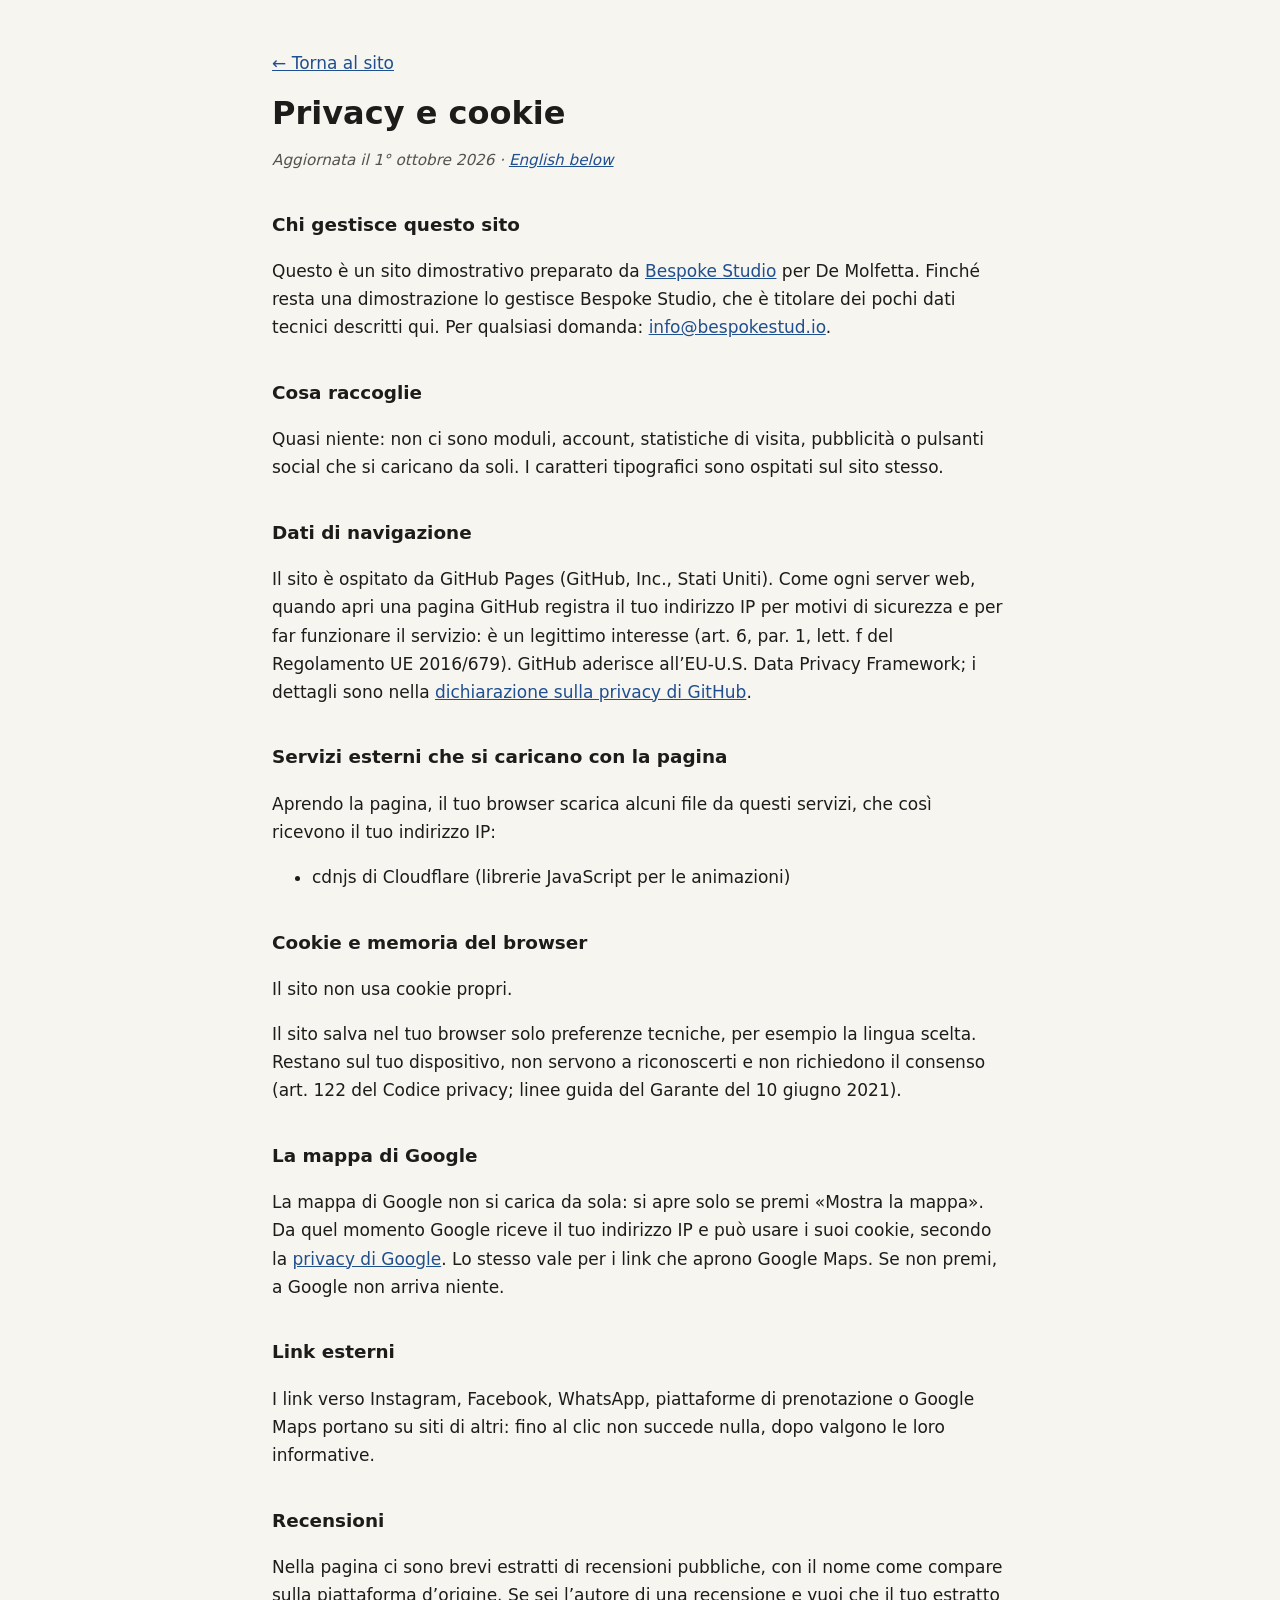
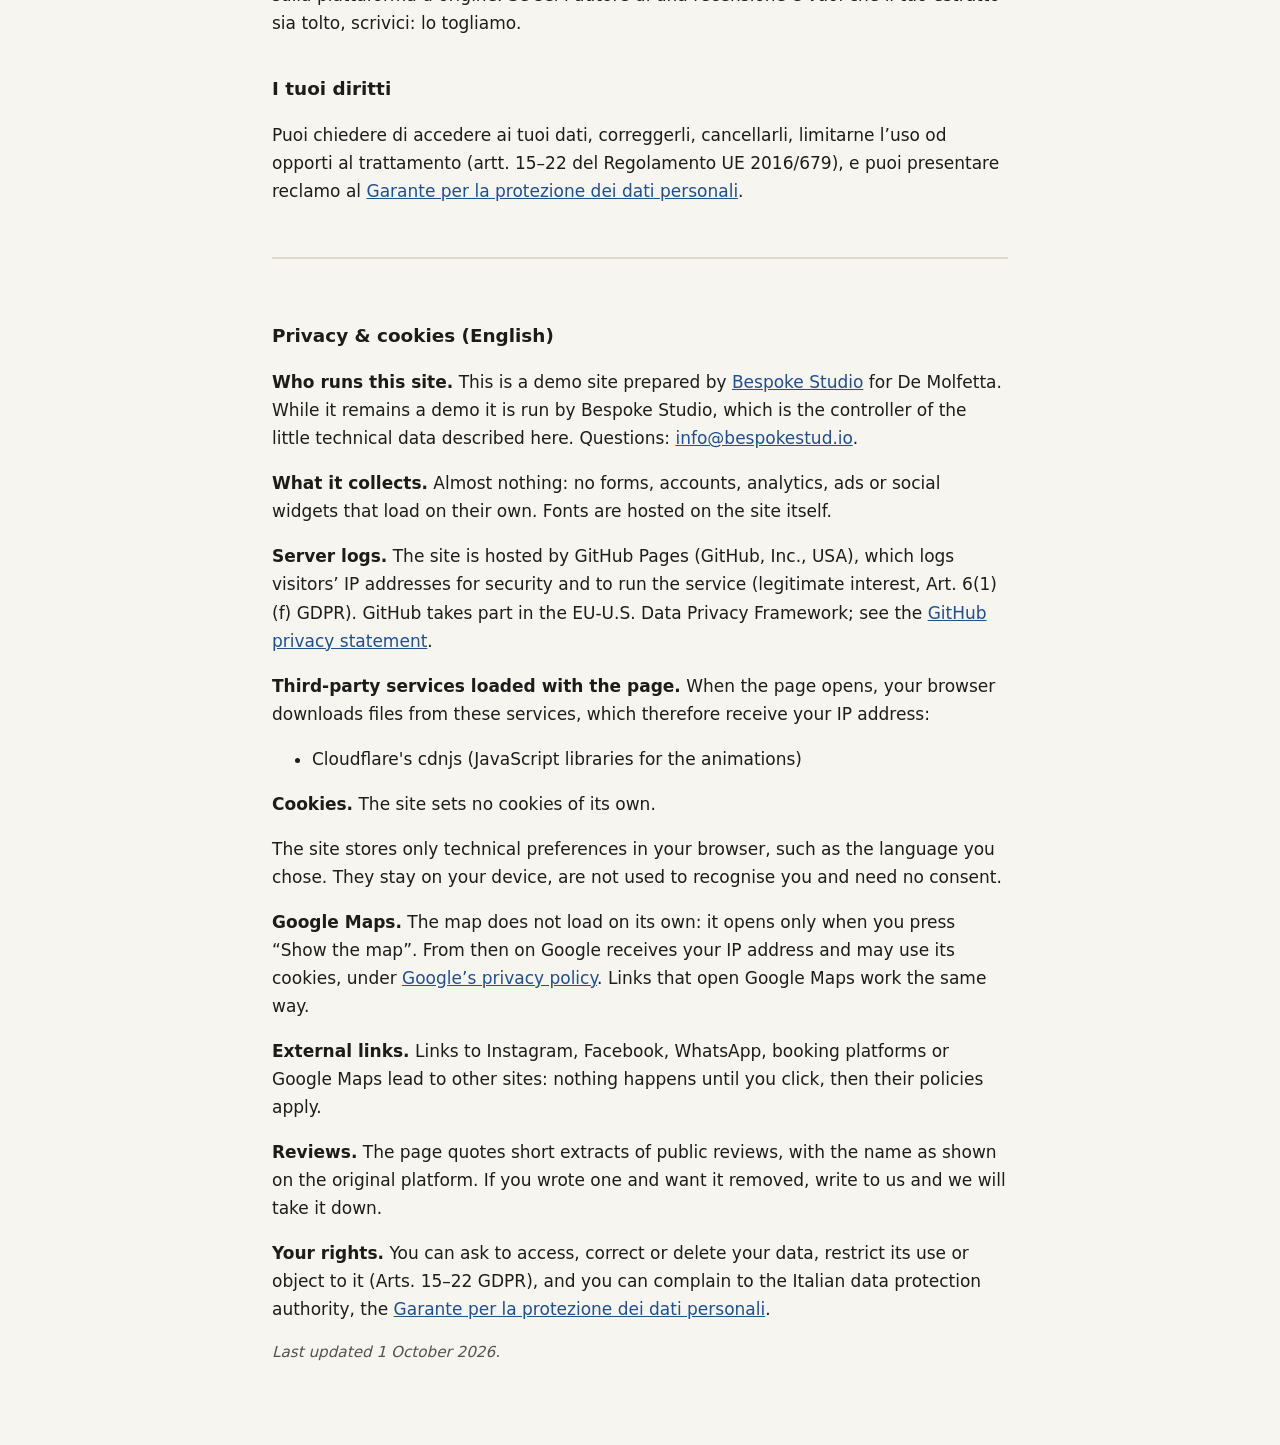
<file: privacy.html>
<!DOCTYPE html>
<html lang="it">
<head>
  <meta charset="UTF-8">
  <meta name="viewport" content="width=device-width, initial-scale=1.0">
  <meta name="robots" content="noindex">
  <title>Privacy e cookie · De Molfetta</title>
  <meta name="description" content="Informativa privacy e cookie del sito De Molfetta.">
  <style>
    body { margin: 0; background: #f7f5f0; color: #1d1c1a; font: 17px/1.65 system-ui, -apple-system, "Segoe UI", Roboto, sans-serif; }
    main { max-width: 46rem; margin: 0 auto; padding: 32px 20px 64px; }
    h1 { font-size: 2rem; line-height: 1.2; margin: 0.4em 0 0.2em; }
    h2 { font-size: 1.15rem; margin: 2em 0 0.4em; }
    a { color: #1f4f8f; }
    .data { color: #55524c; font-style: italic; font-size: 0.95rem; }
    .en { margin-top: 3em; padding-top: 1.5em; border-top: 2px solid #ddd8cc; }
    code { font-size: 0.9em; background: #ebe7dc; padding: 0 4px; border-radius: 3px; }
  </style>
</head>
<body>
<main>
  <p><a href="index.html">← Torna al sito</a></p>
  <h1>Privacy e cookie</h1>
  <p class="data">Aggiornata il 1° ottobre 2026 · <a href="#english" lang="en">English below</a></p>
  <h2>Chi gestisce questo sito</h2>
  <p>Questo è un sito dimostrativo preparato da <a href="https://bespokestud.io" rel="noopener">Bespoke Studio</a> per De Molfetta. Finché resta una dimostrazione lo gestisce Bespoke Studio, che è titolare dei pochi dati tecnici descritti qui. Per qualsiasi domanda: <a href="mailto:info@bespokestud.io">info@bespokestud.io</a>.</p>
  <h2>Cosa raccoglie</h2>
  <p>Quasi niente: non ci sono moduli, account, statistiche di visita, pubblicità o pulsanti social che si caricano da soli. I caratteri tipografici sono ospitati sul sito stesso.</p>
  <h2>Dati di navigazione</h2>
  <p>Il sito è ospitato da GitHub Pages (GitHub, Inc., Stati Uniti). Come ogni server web, quando apri una pagina GitHub registra il tuo indirizzo IP per motivi di sicurezza e per far funzionare il servizio: è un legittimo interesse (art. 6, par. 1, lett. f del Regolamento UE 2016/679). GitHub aderisce all’EU-U.S. Data Privacy Framework; i dettagli sono nella <a href="https://docs.github.com/site-policy/privacy-policies/github-general-privacy-statement" rel="noopener">dichiarazione sulla privacy di GitHub</a>.</p>
  <h2>Servizi esterni che si caricano con la pagina</h2>
  <p>Aprendo la pagina, il tuo browser scarica alcuni file da questi servizi, che così ricevono il tuo indirizzo IP:</p>
  <ul><li>cdnjs di Cloudflare (librerie JavaScript per le animazioni)</li></ul>
  <h2>Cookie e memoria del browser</h2>
  <p>Il sito non usa cookie propri.</p>
  <p>Il sito salva nel tuo browser solo preferenze tecniche, per esempio la lingua scelta. Restano sul tuo dispositivo, non servono a riconoscerti e non richiedono il consenso (art. 122 del Codice privacy; linee guida del Garante del 10 giugno 2021).</p>
  <h2>La mappa di Google</h2>
  <p>La mappa di Google non si carica da sola: si apre solo se premi «Mostra la mappa». Da quel momento Google riceve il tuo indirizzo IP e può usare i suoi cookie, secondo la <a href="https://policies.google.com/privacy?hl=it" rel="noopener">privacy di Google</a>. Lo stesso vale per i link che aprono Google Maps. Se non premi, a Google non arriva niente.</p>
  <h2>Link esterni</h2>
  <p>I link verso Instagram, Facebook, WhatsApp, piattaforme di prenotazione o Google Maps portano su siti di altri: fino al clic non succede nulla, dopo valgono le loro informative.</p>
  <h2>Recensioni</h2>
  <p>Nella pagina ci sono brevi estratti di recensioni pubbliche, con il nome come compare sulla piattaforma d’origine. Se sei l’autore di una recensione e vuoi che il tuo estratto sia tolto, scrivici: lo togliamo.</p>
  <h2>I tuoi diritti</h2>
  <p>Puoi chiedere di accedere ai tuoi dati, correggerli, cancellarli, limitarne l’uso od opporti al trattamento (artt. 15–22 del Regolamento UE 2016/679), e puoi presentare reclamo al <a href="https://www.garanteprivacy.it" rel="noopener">Garante per la protezione dei dati personali</a>.</p>
  <div class="en" id="english" lang="en">
    <h2>Privacy &amp; cookies (English)</h2>
    <p><strong>Who runs this site.</strong> This is a demo site prepared by <a href="https://bespokestud.io" rel="noopener">Bespoke Studio</a> for De Molfetta. While it remains a demo it is run by Bespoke Studio, which is the controller of the little technical data described here. Questions: <a href="mailto:info@bespokestud.io">info@bespokestud.io</a>.</p>
    <p><strong>What it collects.</strong> Almost nothing: no forms, accounts, analytics, ads or social widgets that load on their own. Fonts are hosted on the site itself.</p>
    <p><strong>Server logs.</strong> The site is hosted by GitHub Pages (GitHub, Inc., USA), which logs visitors’ IP addresses for security and to run the service (legitimate interest, Art. 6(1)(f) GDPR). GitHub takes part in the EU-U.S. Data Privacy Framework; see the <a href="https://docs.github.com/site-policy/privacy-policies/github-general-privacy-statement" rel="noopener">GitHub privacy statement</a>.</p>
    <p><strong>Third-party services loaded with the page.</strong> When the page opens, your browser downloads files from these services, which therefore receive your IP address:</p><ul><li>Cloudflare's cdnjs (JavaScript libraries for the animations)</li></ul>
    <p><strong>Cookies.</strong> The site sets no cookies of its own.</p>
    <p>The site stores only technical preferences in your browser, such as the language you chose. They stay on your device, are not used to recognise you and need no consent.</p>
    <p><strong>Google Maps.</strong> The map does not load on its own: it opens only when you press “Show the map”. From then on Google receives your IP address and may use its cookies, under <a href="https://policies.google.com/privacy?hl=en" rel="noopener">Google’s privacy policy</a>. Links that open Google Maps work the same way.</p>
    <p><strong>External links.</strong> Links to Instagram, Facebook, WhatsApp, booking platforms or Google Maps lead to other sites: nothing happens until you click, then their policies apply.</p>
    <p><strong>Reviews.</strong> The page quotes short extracts of public reviews, with the name as shown on the original platform. If you wrote one and want it removed, write to us and we will take it down.</p>
    <p><strong>Your rights.</strong> You can ask to access, correct or delete your data, restrict its use or object to it (Arts. 15–22 GDPR), and you can complain to the Italian data protection authority, the <a href="https://www.garanteprivacy.it" rel="noopener">Garante per la protezione dei dati personali</a>.</p>
    <p class="data">Last updated 1 October 2026.</p>
  </div>
</main>
</body>
</html>
</file>
